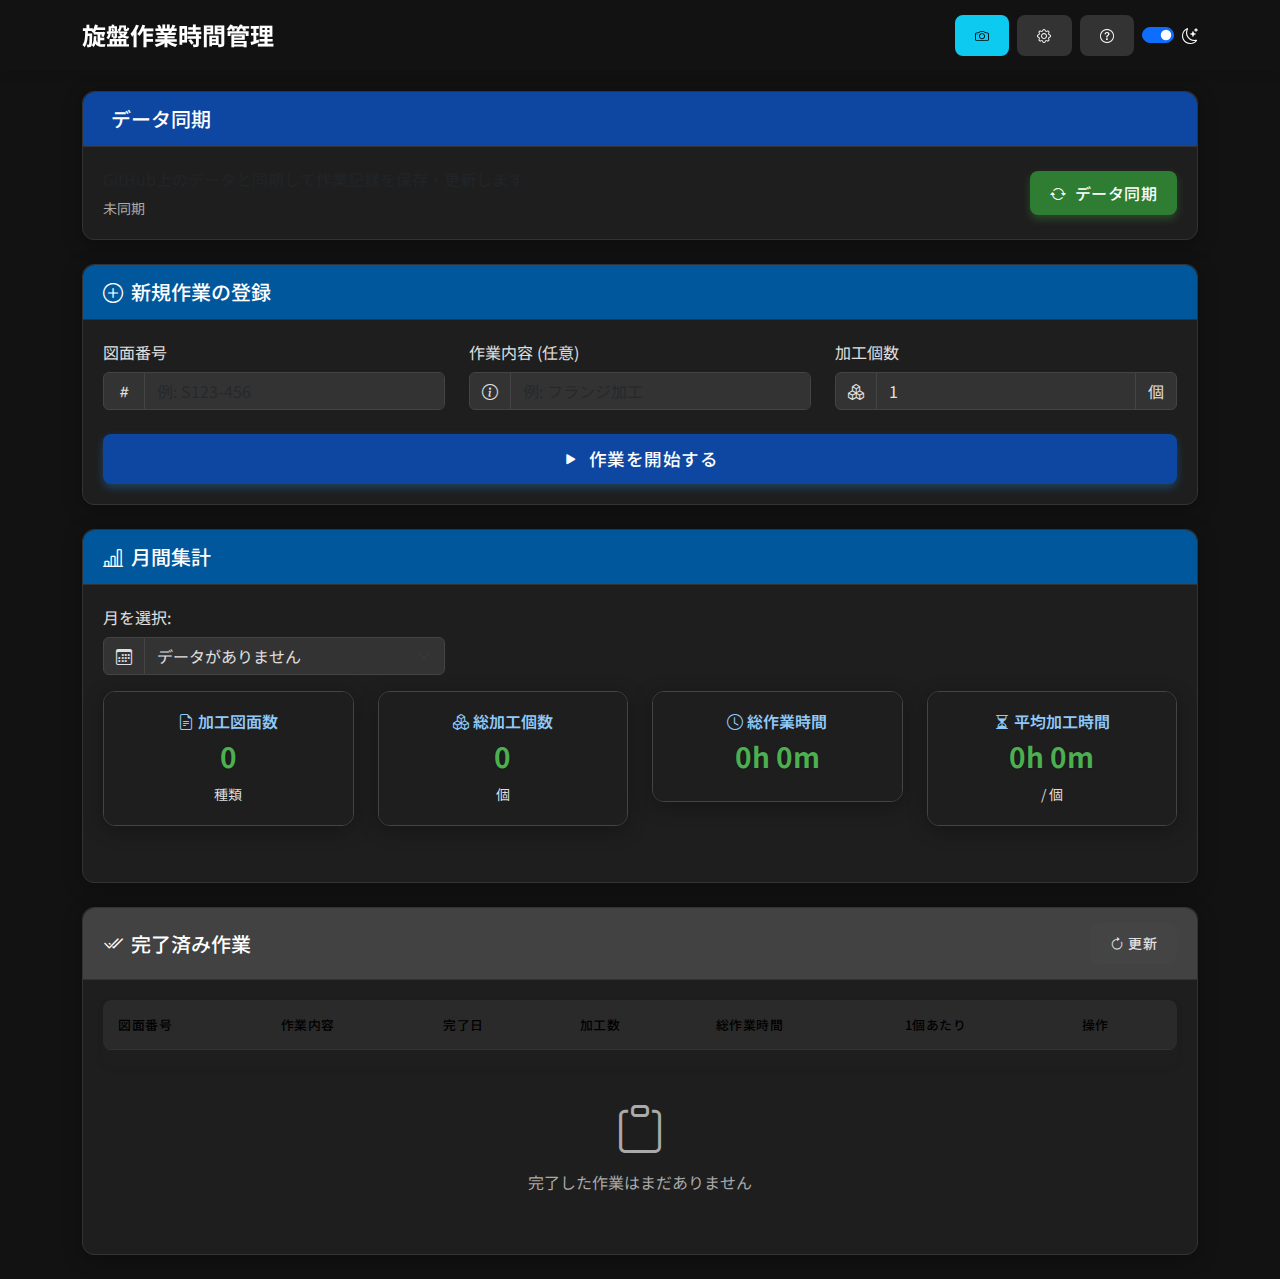
<file: index.html>
<!DOCTYPE html>
<html lang="ja">
<head>
    <meta charset="UTF-8">
    <meta name="viewport" content="width=device-width, initial-scale=1.0, maximum-scale=1.0, user-scalable=no">
    <meta name="apple-mobile-web-app-capable" content="yes">
    <meta name="apple-mobile-web-app-status-bar-style" content="black-translucent">
    <meta name="theme-color" content="#2196F3">
    <title>旋盤作業時間管理</title>
    <link href="https://cdn.jsdelivr.net/npm/bootstrap@5.3.0-alpha1/dist/css/bootstrap.min.css" rel="stylesheet">
    <link rel="stylesheet" href="https://cdn.jsdelivr.net/npm/bootstrap-icons@1.8.0/font/bootstrap-icons.css">
    <link rel="preconnect" href="https://fonts.googleapis.com">
    <link rel="preconnect" href="https://fonts.gstatic.com" crossorigin>
    <link href="https://fonts.googleapis.com/css2?family=Noto+Sans+JP:wght@400;500;700&display=swap" rel="stylesheet">
    <link rel="stylesheet" href="css/style.css">
    <link rel="apple-touch-icon" href="https://cdn-icons-png.flaticon.com/512/3305/3305280.png">
    <link rel="shortcut icon" href="https://cdn-icons-png.flaticon.com/512/3305/3305280.png">
</head>
<body class="dark-mode">
    <!-- アプリバー -->
    <div class="app-bar">
        <div class="container d-flex justify-content-between align-items-center">
            <h1 class="app-title">旋盤作業時間管理</h1>
            <div class="d-flex align-items-center">
                <a href="google-vision-test.html" class="btn btn-sm btn-info me-2" title="図面番号スキャン">
                    <i class="bi bi-camera"></i>
                </a>
                <button type="button" class="btn btn-sm btn-dark me-2" data-bs-toggle="modal" data-bs-target="#settingsModal">
                    <i class="bi bi-gear"></i>
                </button>
                <button type="button" class="btn btn-sm btn-dark me-2" data-bs-toggle="modal" data-bs-target="#helpModal">
                    <i class="bi bi-question-circle"></i>
                </button>
                <div class="form-check form-switch">
                    <input class="form-check-input" type="checkbox" id="darkModeSwitch" onclick="toggleDarkMode(this.checked)" checked>
                    <label class="form-check-label text-white" for="darkModeSwitch"><i class="bi bi-moon-stars"></i></label>
                </div>
            </div>
        </div>
    </div>

    <!-- インストールバナー -->
    <div class="install-banner" id="installBanner">
        <div class="d-flex justify-content-between align-items-center container">
            <span>ホーム画面に追加すると便利です</span>
            <button class="btn btn-sm btn-light" onclick="document.getElementById('installBanner').style.display='none'">
                <i class="bi bi-x"></i>
            </button>
        </div>
    </div>

    <div class="container mt-3">
        <!-- データ同期パネル -->
        <div class="card mb-4">
            <div class="card-header bg-primary text-white d-flex justify-content-between align-items-center">
                <h5 class="mb-0"><i class="bi bi-cloud-arrow-up-down me-2"></i>データ同期</h5>
            </div>
            <div class="card-body">
                <div class="d-flex align-items-center justify-content-between">
                    <div>
                        <p class="mb-1">GitHub上のデータと同期して作業記録を保存・更新します</p>
                        <span id="lastSyncTime" class="text-muted small">最終同期: -</span>
                    </div>
                    <button type="button" id="syncData" class="btn btn-success"><i class="bi bi-arrow-repeat me-1"></i> データ同期</button>
                </div>
            </div>
        </div>

        <!-- 稼働中の作業パネル -->
        <div id="activeJobPanel" class="card mb-4 d-none">
            <div class="card-header bg-success text-white d-flex justify-content-between align-items-center">
                <h5 class="mb-0"><i class="bi bi-play-circle me-2"></i>稼働中の作業</h5>
                <button id="completeJobBtn" class="btn btn-sm btn-light"><i class="bi bi-check-lg me-1"></i>作業完了</button>
            </div>
            <div class="card-body">
                <div class="row">
                    <div class="col-md-6 mb-4 mb-md-0">
                        <div class="d-flex align-items-center mb-2">
                            <span class="status-indicator status-active"></span>
                            <h3 id="activeJobDrawingNumber" class="mb-0"></h3>
                        </div>
                        <p id="activeJobDescription" class="text-muted"></p>
                        <p><strong>開始時間:</strong> <span id="activeJobStartTime"></span></p>

                        <!-- 加工個数表示 -->
                        <p><strong>加工個数:</strong> <span id="activeJobQuantity">0</span> 個</p>

                        <!-- 累計作業時間表示 -->
                        <div class="card bg-light mb-3">
                            <div class="card-body p-2">
                                <div class="d-flex justify-content-between align-items-center">
                                    <div>
                                        <h6 class="mb-0"><i class="bi bi-hourglass-split me-1"></i>累計作業時間:</h6>
                                        <small class="text-muted">全セッション合計</small>
                                    </div>
                                    <div>
                                        <h4 id="totalWorkTimeDisplay" class="mb-0">0h 0m</h4>
                                    </div>
                                </div>
                            </div>
                        </div>
                    </div>
                    <div class="col-md-6 text-center">
                        <div class="timer-display">
                            <span id="hoursDisplay">00</span>:<span id="minutesDisplay">00</span>
                        </div>
                        <div class="text-center mb-2">
                            <small class="text-muted" id="timerLabel">現在のセッション時間</small>
                        </div>
                        <div class="d-grid gap-2 d-md-block mt-3">
                            <button id="pauseResumeBtn" class="btn btn-warning btn-lg me-md-2"><i class="bi bi-pause-circle me-1"></i>一時停止</button>
                            <button id="addBreakBtn" class="btn btn-outline-secondary btn-lg"><i class="bi bi-clock-history me-1"></i>休憩追加</button>
                        </div>
                    </div>
                </div>
                <div class="row mt-4">
                    <div class="col-12">
                        <h6 class="fw-bold"><i class="bi bi-list-check me-2"></i>作業セッション:</h6>
                        <ul id="workSessionsList" class="list-group mt-2"></ul>
                    </div>
                </div>
            </div>
        </div>

        <!-- 新規作業登録パネル -->
        <div id="newJobPanel" class="card mb-4">
            <div class="card-header bg-info text-white">
                <h5 class="mb-0"><i class="bi bi-plus-circle me-2"></i>新規作業の登録</h5>
            </div>
            <div class="card-body">
                <form id="newJobForm">
                    <div class="row mb-4">
                        <div class="col-md-4 mb-3 mb-md-0">
                            <label for="drawingNumber" class="form-label">図面番号</label>
                            <div class="input-group">
                                <span class="input-group-text"><i class="bi bi-hash"></i></span>
                                <input type="text" class="form-control" id="drawingNumber" placeholder="例: S123-456" required>
                            </div>
                        </div>
                        <div class="col-md-4 mb-3 mb-md-0">
                            <label for="jobDescription" class="form-label">作業内容 (任意)</label>
                            <div class="input-group">
                                <span class="input-group-text"><i class="bi bi-info-circle"></i></span>
                                <input type="text" class="form-control" id="jobDescription" placeholder="例: フランジ加工">
                            </div>
                        </div>
                        <div class="col-md-4 mb-3 mb-md-0">
                            <label for="itemQuantity" class="form-label">加工個数</label>
                            <div class="input-group">
                                <span class="input-group-text"><i class="bi bi-boxes"></i></span>
                                <input type="number" class="form-control" id="itemQuantity" min="1" value="1" required>
                                <span class="input-group-text">個</span>
                            </div>
                        </div>
                    </div>
                    <div class="d-grid">
                        <button type="submit" class="btn btn-primary btn-lg"><i class="bi bi-play-fill me-2"></i>作業を開始する</button>
                    </div>
                </form>
            </div>
        </div>

        <!-- 月間集計パネル -->
        <div class="card mb-4">
            <div class="card-header bg-info text-white">
                <h5 class="mb-0"><i class="bi bi-bar-chart-line me-2"></i>月間集計</h5>
            </div>
            <div class="card-body">
                <div class="row">
                    <div class="col-md-4">
                        <div class="form-group mb-3">
                            <label for="monthSelect" class="form-label">月を選択:</label>
                            <div class="input-group">
                                <span class="input-group-text"><i class="bi bi-calendar3"></i></span>
                                <select id="monthSelect" class="form-select">
                                    <!-- 動的に月のオプションが追加されます -->
                                </select>
                            </div>
                        </div>
                    </div>
                </div>
                <div class="row">
                    <div class="col-md-3 mb-3">
                        <div class="card bg-light">
                            <div class="card-body text-center">
                                <h6><i class="bi bi-file-earmark-text me-1"></i>加工図面数</h6>
                                <h3 id="monthlyDrawingCount">0</h3>
                                <small class="text-muted">種類</small>
                            </div>
                        </div>
                    </div>
                    <div class="col-md-3 mb-3">
                        <div class="card bg-light">
                            <div class="card-body text-center">
                                <h6><i class="bi bi-boxes me-1"></i>総加工個数</h6>
                                <h3 id="monthlyItemCount">0</h3>
                                <small class="text-muted">個</small>
                            </div>
                        </div>
                    </div>
                    <div class="col-md-3 mb-3">
                        <div class="card bg-light">
                            <div class="card-body text-center">
                                <h6><i class="bi bi-clock me-1"></i>総作業時間</h6>
                                <h3 id="monthlyTotalTime">0h 0m</h3>
                            </div>
                        </div>
                    </div>
                    <div class="col-md-3 mb-3">
                        <div class="card bg-light">
                            <div class="card-body text-center">
                                <h6><i class="bi bi-hourglass-split me-1"></i>平均加工時間</h6>
                                <h3 id="monthlyAverageTime">0h 0m</h3>
                                <small class="text-muted">/ 個</small>
                            </div>
                        </div>
                    </div>
                </div>
            </div>
        </div>

        <!-- 完了済み作業パネル -->
        <div class="card mb-4">
            <div class="card-header bg-secondary text-white d-flex justify-content-between align-items-center">
                <h5 class="mb-0"><i class="bi bi-check2-all me-2"></i>完了済み作業</h5>
                <button id="refreshCompletedJobs" class="btn btn-sm btn-light">
                    <i class="bi bi-arrow-clockwise me-1"></i>更新
                </button>
            </div>
            <div class="card-body">
                <div class="table-responsive">
                    <table class="table table-striped table-hover">
                        <thead>
                            <tr>
                                <th>図面番号</th>
                                <th>作業内容</th>
                                <th>完了日</th>
                                <th>加工数</th>
                                <th>総作業時間</th>
                                <th>1個あたり</th>
                                <th>操作</th>
                            </tr>
                        </thead>
                        <tbody id="completedJobsList"></tbody>
                    </table>
                </div>
                <div id="noCompletedJobs" class="text-center py-4 d-none">
                    <i class="bi bi-clipboard text-muted" style="font-size: 3rem;"></i>
                    <p class="text-muted mt-2">完了した作業はまだありません</p>
                </div>
            </div>
        </div>

        <!-- スマホ用の固定アクションボタン -->
        <div class="action-buttons-spacer d-md-none"></div>
        <div class="action-buttons-container d-md-none">
            <div class="container">
                <div class="row">
                    <div class="col">
                        <button id="mobileSync" class="btn btn-success w-100" onclick="LatheTimeTracker.syncWithGitHub()">
                            <i class="bi bi-arrow-repeat me-1"></i>同期
                        </button>
                    </div>
                    <div class="col">
                        <button id="mobileNewJob" class="btn btn-primary w-100" onclick="document.getElementById('newJobPanel').scrollIntoView({behavior: 'smooth'})">
                            <i class="bi bi-plus-lg me-1"></i>新規
                        </button>
                    </div>
                    <div class="col">
                        <a href="google-vision-test.html" class="btn btn-info w-100">
                            <i class="bi bi-camera me-1"></i>図面
                        </a>
                    </div>
                    <div class="col">
                        <button id="mobileSettings" class="btn btn-dark w-100" data-bs-toggle="modal" data-bs-target="#settingsModal">
                            <i class="bi bi-gear me-1"></i>設定
                        </button>
                    </div>
                </div>
            </div>
        </div>
    </div>

    <!-- ヘルプモーダル -->
    <div class="modal fade" id="helpModal" tabindex="-1" aria-labelledby="helpModalLabel" aria-hidden="true">
        <div class="modal-dialog modal-lg">
            <div class="modal-content">
                <div class="modal-header bg-primary text-white">
                    <h5 class="modal-title" id="helpModalLabel"><i class="bi bi-question-circle me-2"></i>ヘルプ</h5>
                    <button type="button" class="btn-close btn-close-white" data-bs-dismiss="modal" aria-label="Close"></button>
                </div>
                <div class="modal-body">
                    <!-- ヘルプ内のナビゲーションタブ -->
                    <ul class="nav nav-tabs mb-3" id="helpTabs" role="tablist">
                        <li class="nav-item" role="presentation">
                            <button class="nav-link active" id="basic-usage-tab" data-bs-toggle="tab" data-bs-target="#basic-usage" type="button" role="tab" aria-controls="basic-usage" aria-selected="true">
                                <i class="bi bi-clock-history me-1"></i>基本的な使い方
                            </button>
                        </li>
                        <li class="nav-item" role="presentation">
                            <button class="nav-link" id="github-setup-tab" data-bs-toggle="tab" data-bs-target="#github-setup" type="button" role="tab" aria-controls="github-setup" aria-selected="false">
                                <i class="bi bi-github me-1"></i>GitHub設定ガイド
                            </button>
                        </li>
                        <li class="nav-item" role="presentation">
                            <button class="nav-link" id="vision-api-tab" data-bs-toggle="tab" data-bs-target="#vision-api" type="button" role="tab" aria-controls="vision-api" aria-selected="false">
                                <i class="bi bi-camera me-1"></i>図面番号スキャン
                            </button>
                        </li>
                        <li class="nav-item" role="presentation">
                            <button class="nav-link" id="mobile-tab" data-bs-toggle="tab" data-bs-target="#mobile-usage" type="button" role="tab" aria-controls="mobile-usage" aria-selected="false">
                                <i class="bi bi-phone me-1"></i>スマホでの使用方法
                            </button>
                        </li>
                    </ul>

                    <div class="tab-content" id="helpTabContent">
                        <!-- 基本的な使い方タブ -->
                        <div class="tab-pane fade show active" id="basic-usage" role="tabpanel" aria-labelledby="basic-usage-tab">
                            <div class="alert alert-info mb-3">
                                <i class="bi bi-info-circle me-2"></i>
                                <strong>ヒント:</strong> はじめて使う場合は、このガイドを読んでから「GitHub設定ガイド」タブで初期設定を行ってください。
                            </div>

                            <h4 class="mb-3"><i class="bi bi-clock-history me-2"></i>時間管理の使い方</h4>
                            <ol class="mb-4">
                                <li>図面番号、作業内容、加工個数を入力</li>
                                <li>「作業を開始する」ボタンをクリックして時間計測を開始</li>
                                <li>予定外の休憩を取る場合は「一時停止」ボタンを使用</li>
                                <li>作業が完了したら「作業完了」ボタンをクリック</li>
                                <li>昼休み（12:00-13:00）と時間外（17:00以降）は自動的に除外されます</li>
                                <li>作業完了後は総作業時間と1個あたりの作業時間が表示されます</li>
                            </ol>

                            <h4 class="mb-3"><i class="bi bi-arrow-repeat me-2"></i>データ同期</h4>
                            <p>「データ同期」ボタンをクリックして、作業時間データをGitHubに保存し、更新を取得します。</p>
                            <div class="alert alert-warning">
                                <i class="bi bi-exclamation-triangle me-2"></i>
                                <strong>重要:</strong> 初めて使用する場合は、GitHub設定が必要です。「GitHub設定ガイド」タブを参照してください。
                            </div>

                            <h4 class="mb-3"><i class="bi bi-clock-history me-2"></i>月間集計</h4>
                            <p>月間集計パネルでは、月ごとの作業状況を確認できます：</p>
                            <ul>
                                <li>加工図面数：その月に作業した図面の種類数</li>
                                <li>総加工個数：その月の全加工個数の合計</li>
                                <li>総作業時間：その月の総作業時間</li>
                                <li>平均加工時間：1個あたりの平均作業時間</li>
                            </ul>
                        </div>

                        <!-- GitHub設定ガイドタブ -->
                        <div class="tab-pane fade" id="github-setup" role="tabpanel" aria-labelledby="github-setup-tab">
                            <h4 class="mb-3"><i class="bi bi-github me-2"></i>はじめてのGitHub設定ガイド</h4>
                            <p>このアプリでは、作業データをGitHubというサービスに保存します。以下の手順でアカウント作成から設定まで完了します。</p>

                            <div class="alert alert-info mb-3">
                                <i class="bi bi-lightbulb me-2"></i>
                                <strong>なぜGitHubが必要？</strong> GitHubを使うことで、データをクラウドに安全に保存でき、複数の端末間でデータを同期できます。
                            </div>

                            <div class="card mb-4">
                                <div class="card-header bg-primary text-white">
                                    <h5 class="mb-0"><i class="bi bi-1-circle me-2"></i>GitHubアカウントの作成</h5>
                                </div>
                                <div class="card-body">
                                    <ol>
                                        <li>Webブラウザで <a href="https://github.com/signup" target="_blank">https://github.com/signup</a> にアクセス</li>
                                        <li>メールアドレス、パスワード、ユーザー名を入力してアカウントを作成</li>
                                        <li>メール認証を完了させる</li>
                                    </ol>
                                    <div class="alert alert-warning">
                                        <i class="bi bi-pencil me-2"></i>
                                        <strong>メモ:</strong> 作成したユーザー名を忘れないようにメモしておいてください。後で必要になります。
                                    </div>
                                </div>
                            </div>

                            <div class="card mb-4">
                                <div class="card-header bg-primary text-white">
                                    <h5 class="mb-0"><i class="bi bi-2-circle me-2"></i>リポジトリの作成</h5>
                                </div>
                                <div class="card-body">
                                    <ol>
                                        <li>GitHubにログイン後、右上の「+」マークをクリック</li>
                                        <li>「New repository」を選択</li>
                                        <li>「Repository name」に「lathe-time-data」と入力</li>
                                        <li>「Private」を選択（重要: データを非公開にするため）</li>
                                        <li>「Create repository」ボタンをクリック</li>
                                    </ol>
                                    <div class="alert alert-warning">
                                        <i class="bi bi-pencil me-2"></i>
                                        <strong>メモ:</strong> 入力したリポジトリ名「lathe-time-data」もメモしておいてください。
                                    </div>
                                </div>
                            </div>

                            <div class="card mb-4">
                                <div class="card-header bg-primary text-white">
                                    <h5 class="mb-0"><i class="bi bi-3-circle me-2"></i>アクセストークンの作成</h5>
                                </div>
                                <div class="card-body">
                                    <ol>
                                        <li>GitHubの右上のプロフィールアイコンをクリック→「Settings」を選択</li>
                                        <li>左側のメニューの一番下まで移動し、「Developer settings」をクリック</li>
                                        <li>左側のメニューから「Personal access tokens」→「Tokens (classic)」を選択</li>
                                        <li>「Generate new token」→「Generate new token (classic)」をクリック</li>
                                        <li>「Note」に「Lathe Time Tracker」と入力</li>
                                        <li>「repo」のチェックボックスをオン</li>
                                        <li>「No expiration」を選択するか、期限を設定</li>
                                        <li>下にスクロールして「Generate token」ボタンをクリック</li>
                                        <li>表示されたトークンをコピーしてメモ帳等に保存（重要: この画面を閉じると二度と表示されません）</li>
                                    </ol>
                                    <div class="alert alert-danger">
                                        <i class="bi bi-exclamation-circle me-2"></i>
                                        <strong>とても重要:</strong> 生成されたトークンは必ずメモしてください。このトークンは一度しか表示されず、忘れるとアプリが使えなくなります。
                                    </div>
                                </div>
                            </div>

                            <div class="card mb-4">
                                <div class="card-header bg-primary text-white">
                                    <h5 class="mb-0"><i class="bi bi-4-circle me-2"></i>アプリの設定</h5>
                                </div>
                                <div class="card-body">
                                    <ol>
                                        <li>このアプリの右上の歯車アイコン（設定）をクリック</li>
                                        <li>「GitHub設定」タブを選択</li>
                                        <li>以下の情報を入力:
                                            <ul>
                                                <li>「アクセストークン」: ステップ3でコピーしたトークン</li>
                                                <li>「ユーザー名」: あなたのGitHubユーザー名</li>
                                                <li>「リポジトリ名」: 「lathe-time-data」（ステップ2で作成したリポジトリ名）</li>
                                                <li>「データファイルパス」: 「lathe-time-data.json」（変更不要）</li>
                                            </ul>
                                        </li>
                                        <li>「設定を保存」ボタンをクリック</li>
                                        <li>「接続テスト」ボタンをクリックして設定が正しいか確認</li>
                                    </ol>
                                </div>
                            </div>

                            <div class="alert alert-success">
                                <i class="bi bi-check-circle me-2"></i>
                                <strong>完了!</strong> これで設定は完了です。アプリのデータ同期ボタンを使って、作業データをGitHubに保存できるようになりました。
                            </div>
                        </div>

                        <!-- 図面番号スキャンタブ -->
                        <div class="tab-pane fade" id="vision-api" role="tabpanel" aria-labelledby="vision-api-tab">
                            <h4 class="mb-3"><i class="bi bi-camera me-2"></i>図面番号スキャン機能の設定と使い方</h4>
                            <p>この機能を使うと、図面番号を手入力せずに画像から自動認識できます。</p>

                            <div class="alert alert-info mb-3">
                                <i class="bi bi-lightbulb me-2"></i>
                                <strong>この機能は任意です:</strong> Google Cloud Vision APIのキーが必要ですが、使わなくてもアプリの基本機能は使えます。
                            </div>

                            <div class="card mb-4">
                                <div class="card-header bg-primary text-white">
                                    <h5 class="mb-0"><i class="bi bi-1-circle me-2"></i>Google Cloudアカウントの設定</h5>
                                </div>
                                <div class="card-body">
                                    <ol>
                                        <li><a href="https://console.cloud.google.com/" target="_blank">Google Cloud Console</a> にアクセス（Googleアカウントでログイン）</li>
                                        <li>クレジットカードの登録が必要ですが、月1,000リクエストまで無料で使えます</li>
                                        <li>新しいプロジェクトを作成（右上のプロジェクト選択→「新しいプロジェクト」）</li>
                                        <li>プロジェクト名を入力（例: 「Lathe Time Tracker」）→「作成」</li>
                                    </ol>
                                </div>
                            </div>

                            <div class="card mb-4">
                                <div class="card-header bg-primary text-white">
                                    <h5 class="mb-0"><i class="bi bi-2-circle me-2"></i>Vision APIの有効化</h5>
                                </div>
                                <div class="card-body">
                                    <ol>
                                        <li>左側のメニューから「APIとサービス」→「ライブラリ」を選択</li>
                                        <li>検索欄に「Vision」と入力</li>
                                        <li>「Cloud Vision API」をクリック</li>
                                        <li>「有効にする」ボタンをクリック</li>
                                    </ol>
                                </div>
                            </div>

                            <div class="card mb-4">
                                <div class="card-header bg-primary text-white">
                                    <h5 class="mb-0"><i class="bi bi-3-circle me-2"></i>APIキーの作成</h5>
                                </div>
                                <div class="card-body">
                                    <ol>
                                        <li>左側のメニューから「APIとサービス」→「認証情報」を選択</li>
                                        <li>上部の「認証情報を作成」ボタンをクリック→「APIキー」を選択</li>
                                        <li>表示されたAPIキーをコピーしてメモ帳等に保存</li>
                                        <li>（任意）「APIキーを制限」をクリックし、「APIの制限」で「Cloud Vision API」のみを選択すると安全性が向上します</li>
                                    </ol>
                                    <div class="alert alert-warning">
                                        <i class="bi bi-exclamation-triangle me-2"></i>
                                        <strong>メモ:</strong> このAPIキーは図面番号スキャン機能で使用します。安全な場所に保管してください。
                                    </div>
                                </div>
                            </div>

                            <div class="card mb-4">
                                <div class="card-header bg-primary text-white">
                                    <h5 class="mb-0"><i class="bi bi-4-circle me-2"></i>図面番号スキャン機能の使い方</h5>
                                </div>
                                <div class="card-body">
                                    <ol>
                                        <li>アプリの右上のカメラアイコンをクリック（スマホでは下部メニューの「図面」）</li>
                                        <li>初回使用時に、APIキーの入力欄にコピーしたAPIキーを貼り付け</li>
                                        <li>「図面番号が写っている画像をアップロード」から画像を選択</li>
                                        <li>テキスト認識後、検出された各テキスト行から図面番号の構成要素をクリックして選択</li>
                                        <li>「この番号を適用してメイン画面に戻る」ボタンをクリックすると、自動的にメイン画面の図面番号欄に反映されます</li>
                                    </ol>
                                </div>
                            </div>

                            <div class="alert alert-success">
                                <i class="bi bi-check-circle me-2"></i>
                                <strong>ヒント:</strong> APIキーは一度設定すると、同じブラウザでは再入力不要です。図は明るく、テキストがはっきり見えるように撮影すると認識精度が向上します。
                            </div>
                        </div>

                        <!-- スマホでの使用方法タブ -->
                        <div class="tab-pane fade" id="mobile-usage" role="tabpanel" aria-labelledby="mobile-tab">
                            <h4 class="mb-3"><i class="bi bi-phone me-2"></i>スマホでの使用方法</h4>
                            <p>このアプリはスマートフォンでの使用に最適化されています。ホーム画面に追加すると、通常のアプリのように使用できます。</p>

                            <div class="card mb-4">
                                <div class="card-header bg-primary text-white">
                                    <h5 class="mb-0"><i class="bi bi-apple me-2"></i>iPhoneでのホーム画面追加手順</h5>
                                </div>
                                <div class="card-body">
                                    <ol>
                                        <li>Safari（ブラウザ）でこのページを開く</li>
                                        <li>画面下部の「共有」アイコン（四角から矢印が出ているアイコン）をタップ</li>
                                        <li>「ホーム画面に追加」をタップ</li>
                                        <li>名前を確認し、「追加」をタップ</li>
                                    </ol>
                                    <p>これでホーム画面にアイコンが追加され、通常のアプリのように起動できます。</p>
                                </div>
                            </div>

                            <div class="card mb-4">
                                <div class="card-header bg-primary text-white">
                                    <h5 class="mb-0"><i class="bi bi-android2 me-2"></i>Androidでのホーム画面追加手順</h5>
                                </div>
                                <div class="card-body">
                                    <ol>
                                        <li>Chrome（ブラウザ）でこのページを開く</li>
                                        <li>右上のメニュー（縦に3つの点）をタップ</li>
                                        <li>「ホーム画面に追加」をタップ</li>
                                        <li>名前を確認し、「追加」をタップ</li>
                                    </ol>
                                    <p>これでホーム画面にアイコンが追加され、通常のアプリのように起動できます。</p>
                                </div>
                            </div>

                            <div class="alert alert-info">
                                <i class="bi bi-lightbulb me-2"></i>
                                <strong>ヒント:</strong> スマホでの操作はほぼ同じですが、画面下部のボタンを使うと便利です。データ同期は定期的に行うことをお勧めします。
                            </div>
                        </div>
                    </div>
                </div>
                <div class="modal-footer">
                    <button type="button" class="btn btn-secondary" data-bs-dismiss="modal">閉じる</button>
                </div>
            </div>
        </div>
    </div>

    <!-- エラーモーダル -->
    <div class="modal fade" id="errorModal" tabindex="-1" aria-labelledby="errorModalLabel" aria-hidden="true">
        <div class="modal-dialog">
            <div class="modal-content">
                <div class="modal-header bg-danger text-white">
                    <h5 class="modal-title" id="errorModalLabel"><i class="bi bi-exclamation-triangle me-2"></i>エラー</h5>
                    <button type="button" class="btn-close btn-close-white" data-bs-dismiss="modal" aria-label="Close"></button>
                </div>
                <div class="modal-body">
                    <p id="errorMessage"></p>
                    <div id="errorDetails" class="mt-3 border-top pt-3 d-none">
                        <h6>技術的詳細:</h6>
                        <pre id="errorTechnicalDetails" class="bg-light p-2 rounded"></pre>
                    </div>
                </div>
                <div class="modal-footer">
                    <button type="button" class="btn btn-secondary" data-bs-dismiss="modal">閉じる</button>
                    <button type="button" id="showErrorDetails" class="btn btn-outline-secondary">詳細を表示</button>
                </div>
            </div>
        </div>
    </div>

    <!-- 作業詳細モーダル -->
    <div class="modal fade" id="jobDetailsModal" tabindex="-1" aria-labelledby="jobDetailsModalLabel" aria-hidden="true">
        <div class="modal-dialog">
            <div class="modal-content">
                <div class="modal-header bg-info text-white">
                    <h5 class="modal-title" id="jobDetailsModalLabel"><i class="bi bi-info-circle me-2"></i>作業詳細</h5>
                    <button type="button" class="btn-close btn-close-white" data-bs-dismiss="modal" aria-label="Close"></button>
                </div>
                <div class="modal-body" id="jobDetailsContent">
                    <!-- 作業詳細がここに表示されます -->
                </div>
                <div class="modal-footer">
                    <button type="button" class="btn btn-secondary" data-bs-dismiss="modal">閉じる</button>
                    <button type="button" id="restartJobFromModal" class="btn btn-primary">この作業を再開</button>
                </div>
            </div>
        </div>
    </div>

    <!-- 設定モーダル -->
    <div class="modal fade" id="settingsModal" tabindex="-1" aria-labelledby="settingsModalLabel" aria-hidden="true">
        <div class="modal-dialog modal-lg">
            <div class="modal-content">
                <div class="modal-header bg-primary text-white">
                    <h5 class="modal-title" id="settingsModalLabel"><i class="bi bi-gear me-2"></i>設定</h5>
                    <button type="button" class="btn-close btn-close-white" data-bs-dismiss="modal" aria-label="Close"></button>
                </div>
                <div class="modal-body">
                    <ul class="nav nav-tabs" id="settingsTabs" role="tablist">
                        <li class="nav-item" role="presentation">
                            <button class="nav-link active" id="general-tab" data-bs-toggle="tab" data-bs-target="#general-content"
                                type="button" role="tab" aria-controls="general-content" aria-selected="true">
                                <i class="bi bi-sliders me-2"></i>一般設定
                            </button>
                        </li>
                        <li class="nav-item" role="presentation">
                            <button class="nav-link" id="github-tab" data-bs-toggle="tab" data-bs-target="#github-content"
                                type="button" role="tab" aria-controls="github-content" aria-selected="false">
                                <i class="bi bi-github me-2"></i>GitHub設定
                            </button>
                        </li>
                        <li class="nav-item" role="presentation">
                            <button class="nav-link" id="advanced-tab" data-bs-toggle="tab" data-bs-target="#advanced-content"
                                type="button" role="tab" aria-controls="advanced-content" aria-selected="false">
                                <i class="bi bi-exclamation-triangle-fill me-2"></i>高度な設定
                            </button>
                        </li>
                    </ul>

                    <div class="tab-content pt-3" id="settingsTabContent">
                        <!-- 一般設定タブ -->
                        <div class="tab-pane fade show active" id="general-content" role="tabpanel" aria-labelledby="general-tab">
                            <h5 class="mb-3">表示設定</h5>
                            <div class="form-check mb-4">
                                <input class="form-check-input" type="checkbox" id="darkModeSwitchSettings" onclick="toggleDarkMode(this.checked)">
                                <label class="form-check-label" for="darkModeSwitchSettings">
                                    <i class="bi bi-moon-stars me-2"></i>ダークモードを使用する
                                </label>
                            </div>

                            <h5 class="mb-3">時間設定</h5>
                            <div class="row mb-3">
                                <div class="col-md-6">
                                    <label for="lunchBreakStart" class="form-label">昼休み開始時間</label>
                                    <input type="time" class="form-control" id="lunchBreakStart" value="12:00" disabled>
                                    <small class="form-text text-muted">現在固定: 12:00〜13:00</small>
                                </div>
                                <div class="col-md-6">
                                    <label for="workEndTime" class="form-label">勤務終了時間</label>
                                    <input type="time" class="form-control" id="workEndTime" value="17:00" disabled>
                                    <small class="form-text text-muted">現在固定: 17:00（自動一時停止）</small>
                                </div>
                            </div>
                        </div>

                        <!-- GitHub設定タブ -->
                        <div class="tab-pane fade" id="github-content" role="tabpanel" aria-labelledby="github-tab">
                            <p class="mb-3">
                                <i class="bi bi-info-circle me-2"></i>
                                GitHub APIを使用してデータを同期します。アクセストークンとリポジトリ情報を設定してください。
                            </p>

                            <div class="row mb-3">
                                <div class="col-md-12 mb-3">
                                    <label for="githubTokenSettings" class="form-label">アクセストークン</label>
                                    <input type="password" class="form-control" id="githubTokenSettings">
                                    <div class="form-text"><a href="https://github.com/settings/tokens" target="_blank">トークンを作成</a> (repoスコープ必要)</div>
                                </div>
                                <div class="col-md-6 mb-3">
                                    <label for="githubUsernameSettings" class="form-label">ユーザー名</label>
                                    <input type="text" class="form-control" id="githubUsernameSettings">
                                </div>
                                <div class="col-md-6 mb-3">
                                    <label for="githubRepoSettings" class="form-label">リポジトリ名</label>
                                    <input type="text" class="form-control" id="githubRepoSettings">
                                    <div class="form-text">プライベートリポジトリを使用してください</div>
                                </div>
                                <div class="col-md-12 mb-3">
                                    <label for="dataFilePathSettings" class="form-label">データファイルパス</label>
                                    <input type="text" class="form-control" id="dataFilePathSettings" value="lathe-time-data.json">
                                </div>
                            </div>

                            <div class="d-grid gap-2 d-md-flex mt-4">
                                <button type="button" id="saveGitHubSettings" class="btn btn-primary flex-grow-1"><i class="bi bi-save me-1"></i> 設定を保存</button>
                                <button type="button" id="testConnectionSettings" class="btn btn-outline-secondary flex-grow-1"><i class="bi bi-check-circle me-1"></i> 接続テスト</button>
                            </div>
                        </div>

                        <!-- 高度な設定タブ -->
                        <div class="tab-pane fade" id="advanced-content" role="tabpanel" aria-labelledby="advanced-tab">
                            <div class="alert alert-danger" role="alert">
                                <h5 class="alert-heading"><i class="bi bi-exclamation-triangle-fill me-2"></i>危険ゾーン</h5>
                                <p class="mb-0">以下の設定は取り返しのつかない変更を行います。慎重に操作してください。</p>
                            </div>

                            <div class="card border-danger mb-4">
                                <div class="card-header bg-danger text-white">
                                    <h5 class="mb-0">データ初期化</h5>
                                </div>
                                <div class="card-body">
                                    <p class="fw-bold">この操作はすべてのデータを消去します。この操作は元に戻せません。</p>
                                    <p>以下の操作が実行されます：</p>
                                    <ul>
                                        <li>ローカルに保存されているすべての作業データが消去されます</li>
                                        <li>GitHubリポジトリのデータファイルが空の状態にリセットされます</li>
                                        <li>アクティブな作業および完了済み作業のすべての履歴が失われます</li>
                                    </ul>
                                    <div class="d-flex align-items-center mt-4">
                                        <button type="button" id="resetAllDataSettings" class="btn btn-danger me-3" data-bs-toggle="modal" data-bs-target="#resetConfirmModal">
                                            <i class="bi bi-trash me-1"></i> データを完全に初期化
                                        </button>
                                        <small class="text-muted">すべての作業データが消去されます</small>
                                    </div>
                                </div>
                            </div>

                            <div class="card border-info mb-4">
                                <div class="card-header bg-info text-white">
                                    <h5 class="mb-0">データ復旧</h5>
                                </div>
                                <div class="card-body">
                                    <p class="fw-bold">GitHubからデータを復旧します</p>
                                    <p>この操作を行うと、現在のローカルデータをGitHub上のデータで置き換えます。</p>
                                    <div class="d-flex align-items-center mt-4">
                                        <button type="button" id="recoverGitHubData" class="btn btn-info me-3" onclick="recoverDataFromGitHub()">
                                            <i class="bi bi-cloud-download me-1"></i> GitHubからデータを復旧
                                        </button>
                                        <small class="text-muted">ローカルデータがGitHubのデータで上書きされます</small>
                                    </div>
                                </div>
                            </div>
                        </div>
                    </div>
                </div>
                <div class="modal-footer">
                    <button type="button" class="btn btn-secondary" data-bs-dismiss="modal">閉じる</button>
                </div>
            </div>
        </div>
    </div>

    <!-- データ初期化確認モーダル -->
    <div class="modal fade" id="resetConfirmModal" tabindex="-1" aria-labelledby="resetConfirmModalLabel" aria-hidden="true">
        <div class="modal-dialog">
            <div class="modal-content">
                <div class="modal-header bg-danger text-white">
                    <h5 class="modal-title" id="resetConfirmModalLabel"><i class="bi bi-exclamation-triangle-fill me-2"></i>データ初期化の確認</h5>
                    <button type="button" class="btn-close btn-close-white" data-bs-dismiss="modal" aria-label="Close"></button>
                </div>
                <div class="modal-body">
                    <p class="fw-bold">この操作は取り消せません。本当にすべてのデータを初期化しますか？</p>
                    <p>以下の操作が実行されます：</p>
                    <ul>
                        <li>ローカルに保存されているすべての作業データが消去されます</li>
                        <li>GitHubリポジトリのデータファイルが空の状態にリセットされます</li>
                        <li>アクティブな作業および完了済み作業のすべての履歴が失われます</li>
                    </ul>
                    <div class="alert alert-warning mt-3">
                        <div class="form-check">
                            <input class="form-check-input" type="checkbox" id="confirmResetCheck" checked>
                            <label class="form-check-label" for="confirmResetCheck">
                                すべてのデータを消去することを確認します
                            </label>
                        </div>
                    </div>
                </div>
                <div class="modal-footer">
                    <button type="button" class="btn btn-secondary" data-bs-dismiss="modal">キャンセル</button>
                    <button type="button" id="confirmResetBtn" class="btn btn-danger" onclick="resetAllDataNow()">データを初期化</button>
                </div>
            </div>
        </div>
    </div>

    <script src="https://cdn.jsdelivr.net/npm/bootstrap@5.3.0-alpha1/dist/js/bootstrap.bundle.min.js"></script>
    <script src="js/github-api.js"></script>
    <script src="js/app.js"></script>

    <!-- グローバル関数 -->
    <script>
        // ダークモード切り替え用グローバル関数
        function toggleDarkMode(isDarkMode) {
            // bodyクラスを更新
            if (isDarkMode) {
                document.body.classList.add('dark-mode');
                localStorage.setItem('darkMode', 'enabled');
            } else {
                document.body.classList.remove('dark-mode');
                localStorage.setItem('darkMode', 'disabled');
            }

            // 両方のスイッチを同期
            const mainSwitch = document.getElementById('darkModeSwitch');
            const settingsSwitch = document.getElementById('darkModeSwitchSettings');

            if (mainSwitch) mainSwitch.checked = isDarkMode;
            if (settingsSwitch) settingsSwitch.checked = isDarkMode;
        }

        // ページ読み込み時にダークモード設定を適用
        document.addEventListener('DOMContentLoaded', function() {
            const savedDarkMode = localStorage.getItem('darkMode');
            const isDarkModeActive = document.body.classList.contains('dark-mode');

            // localStorage設定があればそれを適用、なければ現在の状態を維持
            if (savedDarkMode === 'enabled') {
                toggleDarkMode(true);
            } else if (savedDarkMode === 'disabled') {
                toggleDarkMode(false);
            } else {
                // 設定がなければ既存の状態を保持
                const mainSwitch = document.getElementById('darkModeSwitch');
                const settingsSwitch = document.getElementById('darkModeSwitchSettings');

                if (mainSwitch) mainSwitch.checked = isDarkModeActive;
                if (settingsSwitch) settingsSwitch.checked = isDarkModeActive;
            }
        });

        // データ完全初期化用のグローバル関数
        async function resetAllDataNow() {
            console.log('グローバル初期化関数が呼び出されました');

            try {
                // ローカルストレージのデータをクリア
                localStorage.removeItem('latheTimeTrackerData');

                // 別のlocalStorageデータも削除（冗長データの可能性）
                for (let i = localStorage.length - 1; i >= 0; i--) {
                    const key = localStorage.key(i);
                    if (key && (key.includes('latheTime') || key.includes('job'))) {
                        console.log('削除するキー:', key);
                        localStorage.removeItem(key);
                    }
                }

                // 空のデータオブジェクトを作成
                const emptyData = {
                    activeJob: null,
                    completedJobs: [],
                    lastSync: new Date().toISOString()
                };

                // LatheTimeTrackerのデータを初期化
                LatheTimeTracker.data = emptyData;

                // GitHubに空のデータを保存（強制モード）
                await GitHubAPI.saveData(emptyData, true);
                console.log('GitHubデータをリセットしました');

                // 強制同期モードでも呼び出す（マージしない）
                await GitHubAPI.syncData(emptyData, true);
                console.log('強制同期完了');

                // UI更新
                LatheTimeTracker.updateUI();
                LatheTimeTracker.initializeMonthlyStats();

                // モーダルを閉じる
                const modal = bootstrap.Modal.getInstance(document.getElementById('resetConfirmModal'));
                if (modal) modal.hide();

                // 成功メッセージを表示
                alert('すべてのデータが正常に初期化されました！');

            } catch (error) {
                console.error('データ初期化エラー:', error);
                alert('データの初期化に失敗しました: ' + error.message);
            }
        }

        // ページ読み込み時に図面番号選択ツールからのデータを取得
        document.addEventListener('DOMContentLoaded', function() {
            // 図面番号選択ツールからの情報を取得して反映
            const selectedDrawingNumber = localStorage.getItem('selectedDrawingNumber');
            if (selectedDrawingNumber) {
                console.log('図面番号選択ツールからの値を読み込みました:', selectedDrawingNumber);
                // 図面番号入力欄に反映
                document.getElementById('drawingNumber').value = selectedDrawingNumber;
                // ローカルストレージから削除（1回だけ使用）
                localStorage.removeItem('selectedDrawingNumber');
                // フォーカスを次の入力欄に移動
                document.getElementById('jobDescription').focus();
                // 新規作業パネルまでスクロール
                document.getElementById('newJobPanel').scrollIntoView({behavior: 'smooth'});
            }
        });

        // データ復旧用の関数
        async function recoverDataFromGitHub() {
            try {
                // ローカルデータを初期化
                const emptyData = {
                    activeJob: null,
                    completedJobs: [],
                    lastSync: new Date().toISOString()
                };

                // ローカルストレージの既存データを削除
                localStorage.removeItem('latheTimeTrackerData');

                // GitHubからデータを読み込む
                console.log('GitHubからデータを読み込んでいます...');
                const remoteData = await GitHubAPI.loadData();
                console.log('GitHub上のデータ:', remoteData);

                // リモートデータをローカルに適用
                LatheTimeTracker.data = remoteData;
                // ローカルストレージに保存
                localStorage.setItem('latheTimeTrackerData', JSON.stringify(remoteData));

                // UI更新
                LatheTimeTracker.updateUI();
                LatheTimeTracker.initializeMonthlyStats();

                alert('GitHubからデータを正常に復旧しました！');
                console.log('データ復旧成功');

                // ページを再読み込み
                location.reload();
            } catch (error) {
                console.error('データ復旧エラー:', error);
                alert('データの復旧に失敗しました: ' + error.message);
            }
        }
    </script>
</body>
</html>
</file>
<file: css/style.css>
/* 旋盤作業時間管理アプリのスタイル */

:root {
    --primary-color: #2196F3;
    --secondary-color: #FF9800;
    --success-color: #4CAF50;
    --danger-color: #F44336;
    --warning-color: #FFC107;
    --dark-color: #333333;
    --light-color: #F5F5F5;
    --card-bg: #FFFFFF;
    --card-shadow: 0 4px 20px rgba(0, 0, 0, 0.1);
    --header-bg: var(--primary-color);
}

.dark-mode {
    --primary-color: #0D47A1;
    --secondary-color: #E65100;
    --success-color: #2E7D32;
    --danger-color: #C62828;
    --warning-color: #F57F17;
    --dark-color: #F5F5F5;
    --light-color: #333333;
    --card-bg: #1E1E1E;
    --card-shadow: 0 4px 20px rgba(0, 0, 0, 0.3);
    --header-bg: #121212;
    
    background-color: #121212 !important;
    color: #E0E0E0 !important;
}

body {
    background-color: #F0F2F5;
    font-family: 'Noto Sans JP', sans-serif;
    color: #333;
    margin: 0;
    padding: 0;
    min-height: 100vh;
}

/* カードスタイル */
.card {
    box-shadow: var(--card-shadow);
    border-radius: 12px;
    border: none;
    margin-bottom: 20px;
    overflow: hidden;
    background: var(--card-bg);
}

.card-header {
    border-top-left-radius: 12px !important;
    border-top-right-radius: 12px !important;
    padding: 15px 20px;
    font-weight: 500;
}

.card-body {
    padding: 20px;
}

/* アプリバー */
.app-bar {
    background-color: var(--primary-color);
    color: white;
    padding: 15px 0;
    box-shadow: 0 2px 10px rgba(0, 0, 0, 0.1);
    position: sticky;
    top: 0;
    z-index: 1000;
    margin-bottom: 20px;
}

.app-title {
    margin: 0;
    font-size: 1.5rem;
    font-weight: 700;
}

/* タイマー表示 */
.timer-display {
    font-size: 4rem;
    font-weight: bold;
    color: var(--dark-color);
    background: linear-gradient(145deg, #f0f0f0, #ffffff);
    border-radius: 16px;
    padding: 20px 30px;
    box-shadow: 5px 5px 15px #d1d1d1, -5px -5px 15px #ffffff;
    font-family: 'Roboto Mono', monospace;
    display: inline-block;
    margin: 10px auto;
    line-height: 1;
    text-align: center;
    width: 100%;
    max-width: 280px;
}

/* アクションボタン */
.btn {
    border-radius: 8px;
    font-weight: 500;
    text-transform: uppercase;
    letter-spacing: 0.5px;
    transition: all 0.3s ease;
    border: none;
    padding: 10px 20px;
}

.btn-primary {
    background-color: var(--primary-color);
    box-shadow: 0 4px 8px rgba(33, 150, 243, 0.3);
}

.btn-primary:hover {
    background-color: #1976D2;
    box-shadow: 0 6px 12px rgba(33, 150, 243, 0.4);
    transform: translateY(-2px);
}

.btn-success {
    background-color: var(--success-color);
    box-shadow: 0 4px 8px rgba(76, 175, 80, 0.3);
}

.btn-success:hover {
    background-color: #388E3C;
    box-shadow: 0 6px 12px rgba(76, 175, 80, 0.4);
    transform: translateY(-2px);
}

.btn-warning {
    background-color: var(--warning-color);
    color: #333;
    box-shadow: 0 4px 8px rgba(255, 193, 7, 0.3);
}

.btn-warning:hover {
    background-color: #FFA000;
    box-shadow: 0 6px 12px rgba(255, 193, 7, 0.4);
    transform: translateY(-2px);
}

.btn-lg {
    font-size: 1.1rem;
    padding: 12px 24px;
}

/* 作業セッションリスト */
#workSessionsList .list-group-item {
    display: flex;
    justify-content: space-between;
    border-radius: 8px;
    margin-bottom: 8px;
    border: none;
    background-color: #f9f9f9;
    padding: 12px 15px;
}

/* タッチデバイス向け最適化 */
@media (max-width: 768px) {
    .container {
        padding: 0 10px;
    }
    
    .btn {
        padding: 10px 16px;
        font-size: 1rem;
        width: 100%;
        margin-bottom: 10px;
    }
    
    .btn-group .btn {
        width: auto;
        margin-bottom: 0;
    }
    
    .timer-display {
        font-size: 3.5rem;
        padding: 15px;
    }
    
    .card-body {
        padding: 15px;
    }
    
    /* スマホではボタンを下部に固定 */
    .action-buttons-container {
        position: fixed;
        bottom: 0;
        left: 0;
        width: 100%;
        background: white;
        padding: 10px 15px;
        box-shadow: 0 -2px 10px rgba(0, 0, 0, 0.1);
        z-index: 100;
    }
    
    /* スペースを確保するためのダミー要素 */
    .action-buttons-spacer {
        height: 80px;
    }
    
    /* アプリとしてインストールされたときのための調整 */
    @media (display-mode: standalone) {
        body {
            padding-top: env(safe-area-inset-top);
            padding-bottom: env(safe-area-inset-bottom);
        }
        
        .app-bar {
            padding-top: calc(15px + env(safe-area-inset-top));
        }
        
        .action-buttons-container {
            padding-bottom: calc(15px + env(safe-area-inset-bottom));
        }
    }
}

/* 完了済み作業テーブル */
.table {
    border-collapse: separate;
    border-spacing: 0;
    width: 100%;
    border-radius: 8px;
    overflow: hidden;
}

.table th {
    background-color: #f1f1f1;
    font-weight: 500;
    text-transform: uppercase;
    font-size: 0.8rem;
    letter-spacing: 0.5px;
    padding: 15px;
}

.table td {
    padding: 12px 15px;
    vertical-align: middle;
}

.table tr:nth-child(even) {
    background-color: rgba(0, 0, 0, 0.02);
}

.table-responsive {
    border-radius: 8px;
    box-shadow: 0 2px 8px rgba(0, 0, 0, 0.05);
}

/* アクションボタン */
.action-btn {
    padding: 6px 12px;
    margin-right: 5px;
    border-radius: 6px;
    font-size: 0.85rem;
}

/* ステータスインジケーター */
.status-indicator {
    display: inline-block;
    width: 12px;
    height: 12px;
    border-radius: 50%;
    margin-right: 8px;
}

.status-active {
    background-color: var(--success-color);
    box-shadow: 0 0 0 3px rgba(76, 175, 80, 0.2);
}

.status-paused {
    background-color: var(--warning-color);
    box-shadow: 0 0 0 3px rgba(255, 193, 7, 0.2);
}

.status-completed {
    background-color: #6c757d;
    box-shadow: 0 0 0 3px rgba(108, 117, 125, 0.2);
}

/* エラーと通知スタイル */
.error-text {
    color: var(--danger-color);
}

.success-text {
    color: var(--success-color);
}

/* 同期インジケーターのアニメーション */
@keyframes spin {
    0% { transform: rotate(0deg); }
    100% { transform: rotate(360deg); }
}

.sync-spinner {
    animation: spin 1s linear infinite;
    display: inline-block;
    width: 16px;
    height: 16px;
    border: 3px solid rgba(0, 0, 0, 0.1);
    border-radius: 50%;
    border-top-color: var(--primary-color);
    vertical-align: middle;
}

/* モーダル */
.modal-content {
    border: none;
    border-radius: 12px;
    overflow: hidden;
}

.modal-header {
    border-bottom: none;
    padding: 20px;
}

.modal-body {
    padding: 20px;
}

.modal-footer {
    border-top: none;
    padding: 20px;
}

/* ホームスクリーンに追加を促すバナー */
.install-banner {
    display: none;
    background-color: var(--primary-color);
    color: white;
    text-align: center;
    padding: 12px;
    position: fixed;
    bottom: 0;
    width: 100%;
    z-index: 1001;
    box-shadow: 0 -2px 10px rgba(0, 0, 0, 0.1);
}

.install-banner.show {
    display: block;
}

/* アラートとトースト */
.alert {
    border-radius: 10px;
    border: none;
    box-shadow: 0 4px 12px rgba(0, 0, 0, 0.1);
}

.toast {
    border-radius: 10px;
    border: none;
    background-color: white;
    box-shadow: 0 4px 12px rgba(0, 0, 0, 0.1);
}

/* ダークモードの追加スタイル */
.dark-mode .app-bar {
    background-color: var(--header-bg);
}

.dark-mode .card {
    background-color: var(--card-bg);
    border: 1px solid #333;
}

.dark-mode .card-header {
    border-bottom: 1px solid #333;
}

.dark-mode .card-header.bg-primary {
    background-color: #0D47A1 !important;
}

.dark-mode .card-header.bg-success {
    background-color: #2E7D32 !important;
}

.dark-mode .card-header.bg-info {
    background-color: #01579B !important;
}

.dark-mode .card-header.bg-secondary {
    background-color: #424242 !important;
}

.dark-mode .card-header.bg-danger {
    background-color: #C62828 !important;
}

.dark-mode .table {
    color: #E0E0E0;
}

.dark-mode .table th {
    background-color: #2A2A2A;
    border-color: #333;
}

.dark-mode .table td {
    border-color: #333;
}

.dark-mode .table tr:nth-child(even) {
    background-color: rgba(255, 255, 255, 0.05);
}

.dark-mode .table-striped > tbody > tr:nth-of-type(odd) > * {
    color: #E0E0E0;
}

.dark-mode #workSessionsList .list-group-item {
    background-color: #2A2A2A;
    color: #E0E0E0;
}

.dark-mode .timer-display {
    background: linear-gradient(145deg, #222222, #1a1a1a);
    box-shadow: 5px 5px 15px #151515, -5px -5px 15px #292929;
    color: #E0E0E0;
}

.dark-mode .form-control, 
.dark-mode .input-group-text {
    background-color: #333;
    border-color: #444;
    color: #E0E0E0;
}

.dark-mode .form-control:focus {
    background-color: #3A3A3A;
    color: #FFFFFF;
}

.dark-mode .form-text {
    color: #AAAAAA;
}

.dark-mode .text-muted {
    color: #AAAAAA !important;
}

.dark-mode .card.bg-light .text-muted {
    color: #DDDDDD !important;
}

.dark-mode .modal-content {
    background-color: #2A2A2A;
    color: #E0E0E0;
}

/* 作業詳細モーダルのダークモード対応 */
.dark-mode #jobDetailsContent .card.bg-light {
    background-color: #1E1E1E !important;
    color: #E0E0E0;
    border: 1px solid #444;
}

.dark-mode #jobDetailsContent .card.bg-light .card-body {
    background-color: #1E1E1E;
}

.dark-mode #jobDetailsContent .card .card-header.bg-light,
.dark-mode #jobDetailsModal .card-header.bg-light,
.dark-mode #jobDetailsContent .card-header.bg-light,
.dark-mode #jobDetailsModal .card .card-header,
.dark-mode #jobDetailsContent .card-header,
.dark-mode #jobDetailsModal .card > div:first-child,
.dark-mode #jobDetailsContent > .card > .card-header {
    background-color: #2A2A2A !important;
    color: #FFFFFF;
    border-bottom: 1px solid #444;
}

.dark-mode #jobDetailsContent .card .card-header.bg-light h5,
.dark-mode #jobDetailsModal .card-header.bg-light h5,
.dark-mode #jobDetailsContent .card-header.bg-light h5,
.dark-mode #jobDetailsModal .card .card-header h5,
.dark-mode #jobDetailsContent .card-header h5,
.dark-mode #jobDetailsModal .card h5,
.dark-mode #jobDetailsContent > .card > .card-header h5,
.dark-mode #jobDetailsContent .card:first-child .card-header h5 {
    color: #FFFFFF;
    font-weight: 600;
    text-shadow: 0 0 2px rgba(0,0,0,0.5);
}

.dark-mode #jobDetailsContent .card.bg-light h5,
.dark-mode #jobDetailsContent .card.bg-light h6 {
    color: #90CAF9;
    font-weight: 600;
}

/* 最も強いセレクタでダークモード対応 */
.dark-mode .bg-light {
    background-color: #1E1E1E !important;
    color: #FFFFFF !important;
}
.dark-mode .bg-light h5 {
    color: #FFFFFF !important;
    font-weight: 600;
}

.dark-mode #jobDetailsContent .card.bg-light h3 {
    color: #4CAF50;
    font-weight: bold;
}

.dark-mode .modal-header.bg-primary {
    background-color: #0D47A1 !important;
}

.dark-mode .modal-header.bg-danger {
    background-color: #C62828 !important;
}

.dark-mode .modal-header.bg-info {
    background-color: #01579B !important;
}

.dark-mode .close {
    color: #E0E0E0;
}

.dark-mode .action-buttons-container {
    background-color: #121212;
    border-top: 1px solid #333;
}

.dark-mode .btn-dark {
    background-color: #333;
    border-color: #444;
}

.dark-mode .btn-light {
    background-color: #444;
    border-color: #555;
    color: #E0E0E0;
}

.dark-mode .btn-outline-secondary {
    color: #E0E0E0;
    border-color: #666;
}

.dark-mode .btn-outline-secondary:hover {
    background-color: #444;
    color: #FFFFFF;
}

.dark-mode .list-group-item {
    background-color: #2A2A2A;
    border-color: #333;
    color: #E0E0E0;
}

.dark-mode hr {
    border-color: #444;
}

.dark-mode pre {
    background-color: #1E1E1E;
    color: #E0E0E0;
    border: 1px solid #333;
}

/* 図面認識機能のスタイル */
#imagePreview {
    max-height: 200px;
    object-fit: contain;
    border: 1px solid #ddd;
    border-radius: 4px;
}

#extractionStatus {
    min-height: 60px;
}

#uploadDrawingBtn {
    width: 100%;
    margin-bottom: 15px;
}

#imagePreviewContainer .card {
    margin-bottom: 15px;
}

/* ダークモード対応 */
.dark-mode #imagePreview {
    border-color: #444;
}

/* 設定モーダルのダークモード */
.dark-mode .nav-tabs {
    border-color: #444;
}

.dark-mode .nav-tabs .nav-link {
    color: #CCC;
}

.dark-mode .nav-tabs .nav-link:hover {
    border-color: #555 #555 #444;
    color: #FFF;
}

.dark-mode .nav-tabs .nav-link.active {
    background-color: #2A2A2A;
    color: #FFF;
    border-color: #444 #444 #2A2A2A;
}

.dark-mode .tab-content {
    background-color: #2A2A2A;
    border-radius: 0 0 8px 8px;
    padding: 15px;
    color: #E0E0E0;
}

.dark-mode .card.border-danger {
    border-color: #C62828;
}

.dark-mode .form-check-label {
    color: #E0E0E0;
}

.dark-mode .card .card-header.bg-danger {
    background-color: #C62828 !important;
}

.dark-mode .spinner-border-sm {
    border-color: #E0E0E0;
    border-right-color: transparent;
}

/* 月間集計のダークモード対応 */
.dark-mode .form-select {
    background-color: #333;
    border-color: #444;
    color: #E0E0E0;
}

.dark-mode .form-select:focus {
    background-color: #3A3A3A;
    border-color: #555;
    color: #FFFFFF;
}

.dark-mode .form-select option {
    background-color: #333;
    color: #E0E0E0;
}

.dark-mode .card.bg-light {
    background-color: #1E1E1E !important;
    color: #E0E0E0;
    border: 1px solid #444;
}

.dark-mode .card.bg-light .card-body {
    background-color: #1E1E1E;
}

.dark-mode .card.bg-light h3 {
    color: #4CAF50;
    font-weight: bold;
    text-shadow: 0 0 2px rgba(0,0,0,0.3);
}

.dark-mode .card.bg-light h6 {
    color: #90CAF9;
    font-weight: 600;
}

.dark-mode .card-header.bg-info {
    background-color: #01579B !important;
}

.dark-mode .form-label {
    color: #E0E0E0;
}
</file>
